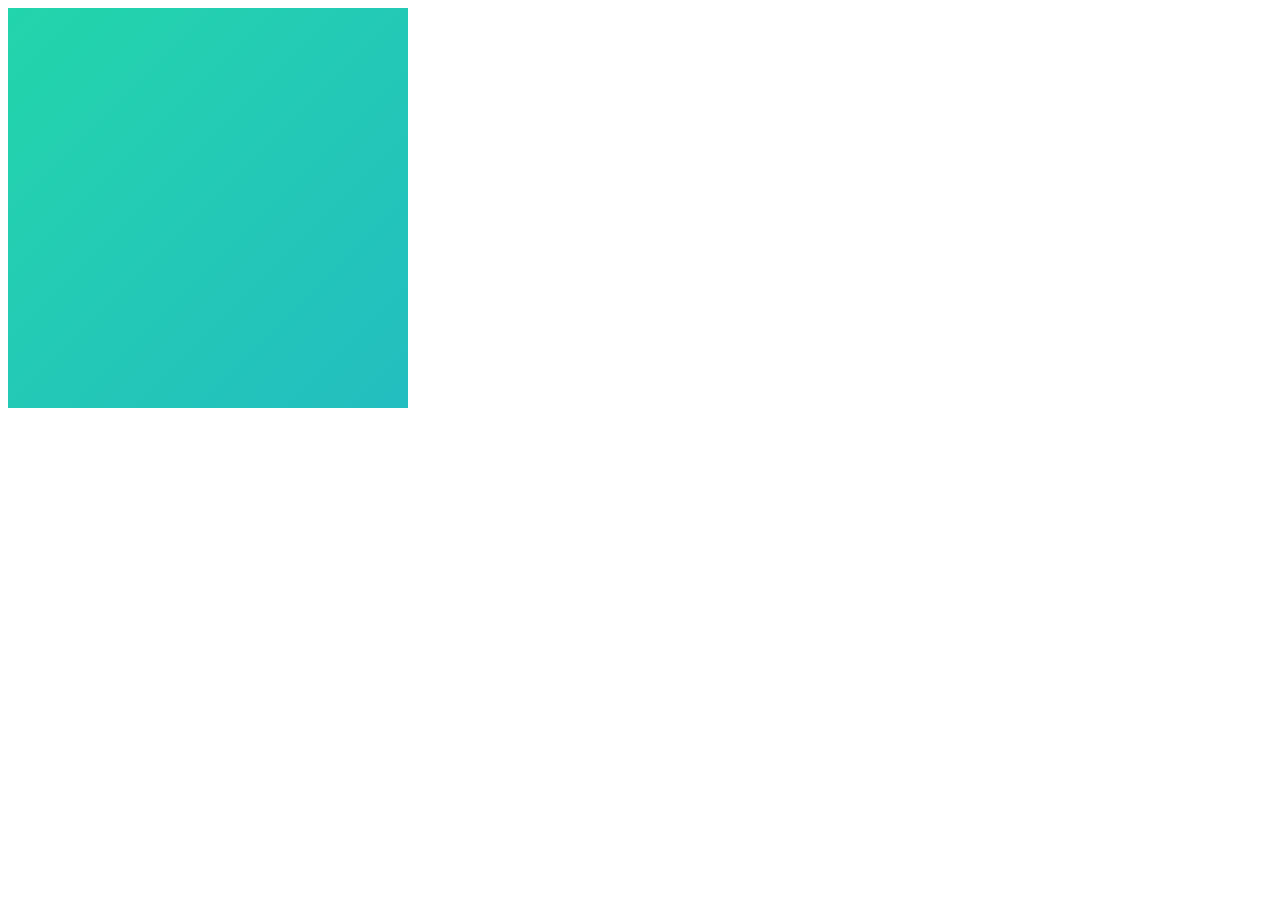
<file: test.html>
<!DOCTYPE html>
<html lang="en">
	<head>
		<style>
			.gradient {
				width: 400px;
				height: 400px;
				background: linear-gradient(-45deg, #ee7752, #e73c7e, #23a6d5, #23d5ab);
				background-size: 600% 600%;
				animation: gradientBG 5s ease infinite;
			}
			@keyframes gradientBG {
				0% {
					background-position: 0% 50%;
				}

				50% {
					background-position: 100% 50%;
				}

				100% {
					background-position: 0% 50%;
				}
			}
		</style>
	</head>
	<body>
		<div class="gradient"></div>
	</body>
</html>
</file>
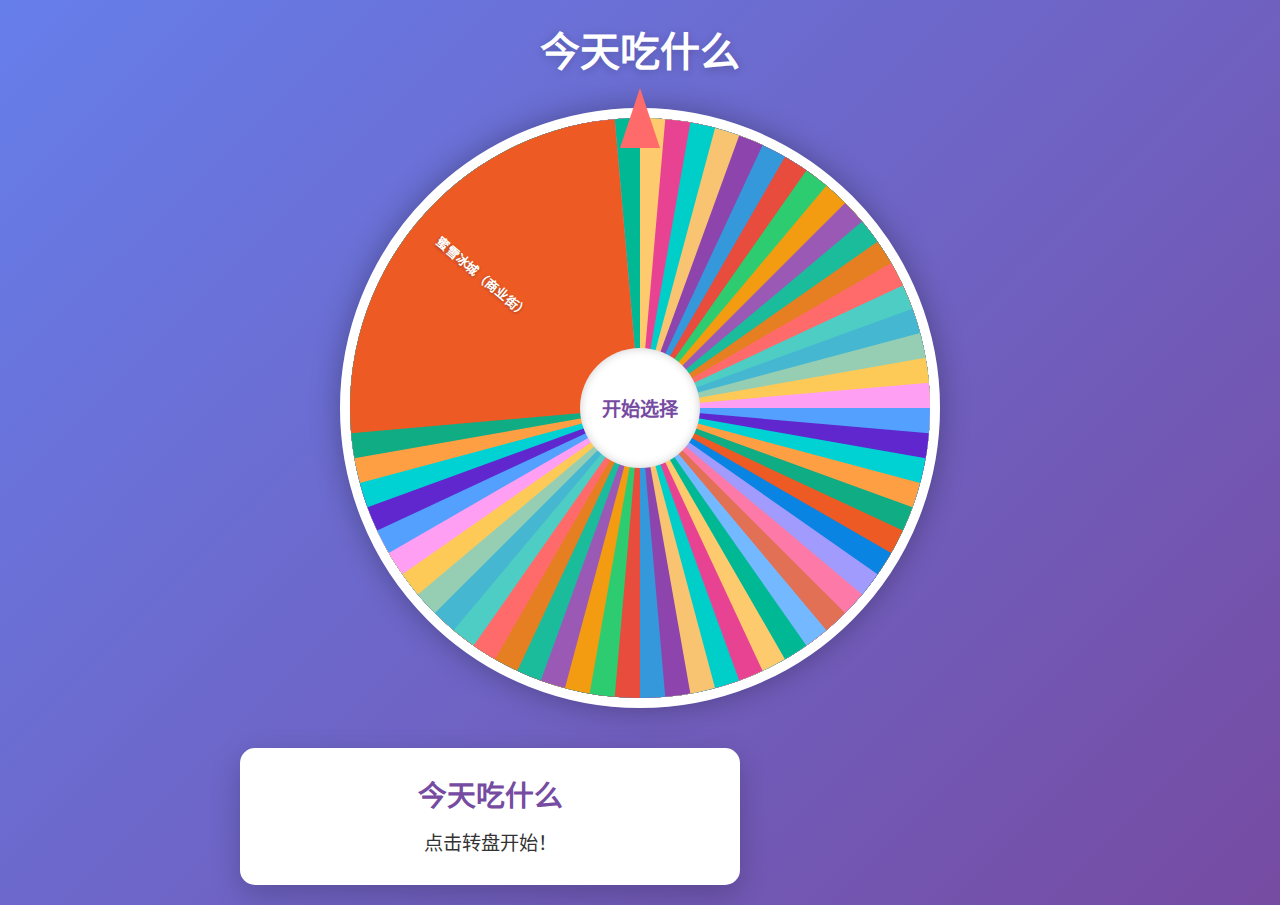
<file: zuanpan.html>
<!DOCTYPE html>
<html lang="zh-CN">
	<head>
		<meta charset="UTF-8">
		<meta name="viewport" content="width=device-width, initial-scale=1.0">
		<title>今天吃什么</title>
		<style>
			* {
				margin: 0;
				padding: 0;
				box-sizing: border-box;
				font-family: 'Arial', 'Microsoft YaHei', sans-serif;
			}

			body {
				background: linear-gradient(135deg, #667eea 0%, #764ba2 100%);
				min-height: 100vh;
				display: flex;
				flex-direction: column;
				justify-content: center;
				align-items: center;
				padding: 20px;
			}

			.container {
				text-align: center;
				max-width: 800px;
				width: 100%;
			}

			h1 {
				color: white;
				margin-bottom: 30px;
				font-size: 2.5rem;
				text-shadow: 0 2px 10px rgba(0, 0, 0, 0.2);
			}

			.转盘-wrapper {
				position: relative;
				width: 100%;
				max-width: 600px;
				margin: 0 auto 40px;
			}

			.转盘 {
				width: 100%;
				height: 100%;
				aspect-ratio: 1/1;
				border-radius: 50%;
				position: relative;
				overflow: hidden;
				border: 10px solid white;
				box-shadow: 0 0 30px rgba(0, 0, 0, 0.3);
				transition: transform 5s cubic-bezier(0.17, 0.67, 0.13, 0.99);
				cursor: pointer;
			}

			.转盘.active {
				animation: spin 5s cubic-bezier(0.17, 0.67, 0.13, 0.99);
			}

			.转盘-section {
				position: absolute;
				width: 50%;
				height: 50%;
				transform-origin: bottom right;
				display: flex;
				justify-content: center;
				align-items: center;
				padding: 20px;
				overflow: hidden;
			}

			.转盘-section span {
				color: white;
				font-weight: bold;
				font-size: 0.8rem;
				text-align: center;
				transform: rotate(45deg);
				width: 120%;
				text-shadow: 0 1px 3px rgba(0, 0, 0, 0.3);
			}

			.转盘-center {
				position: absolute;
				top: 50%;
				left: 50%;
				width: 120px;
				height: 120px;
				border-radius: 50%;
				background: white;
				transform: translate(-50%, -50%);
				display: flex;
				justify-content: center;
				align-items: center;
				font-weight: bold;
				font-size: 1.2rem;
				color: #764ba2;
				cursor: pointer;
				box-shadow: inset 0 0 10px rgba(0, 0, 0, 0.2);
				z-index: 10;
				transition: all 0.3s ease;
			}

			.转盘-center:hover {
				transform: translate(-50%, -50%) scale(1.05);
				box-shadow: inset 0 0 15px rgba(0, 0, 0, 0.3);
			}

			.指针 {
				position: absolute;
				top: -20px;
				left: 50%;
				transform: translateX(-50%);
				width: 40px;
				height: 60px;
				background: #ff6b6b;
				clip-path: polygon(50% 0%, 0% 100%, 100% 100%);
				z-index: 5;
				box-shadow: 0 2px 5px rgba(0, 0, 0, 0.2);
			}

			.result {
				background: white;
				padding: 25px;
				border-radius: 15px;
				box-shadow: 0 10px 30px rgba(0, 0, 0, 0.2);
				margin-top: 20px;
				width: 100%;
				max-width: 500px;
			}

			.result h2 {
				color: #764ba2;
				margin-bottom: 15px;
				font-size: 1.8rem;
			}

			.result p {
				font-size: 1.2rem;
				color: #333;
				line-height: 1.6;
			}

			.店铺列表 {
				background: rgba(255, 255, 255, 0.9);
				padding: 20px;
				border-radius: 10px;
				margin-top: 30px;
				width: 100%;
				max-height: 200px;
				overflow-y: auto;
				box-shadow: 0 5px 15px rgba(0, 0, 0, 0.1);
			}

			.店铺列表 h3 {
				color: #764ba2;
				margin-bottom: 10px;
				text-align: left;
			}

			.店铺-grid {
				display: grid;
				grid-template-columns: repeat(auto-fill, minmax(180px, 1fr));
				gap: 8px;
			}

			.店铺-grid span {
				font-size: 0.85rem;
				color: #555;
				padding: 5px;
				border-radius: 4px;
				background: rgba(118, 75, 162, 0.1);
			}

			@keyframes spin {
				0% {
					transform: rotate(0deg);
				}

				100% {
					transform: rotate(calc(360deg * 5 + var(--random-rotation, 0deg)));
				}
			}

			@keyframes resultFade {
				0% {
					transform: scale(0.95);
					opacity: 0;
				}
				100% {
					transform: scale(1);
					opacity: 1;
				}
			}

			/* 响应式设计 */
			@media (max-width: 768px) {
				h1 {
					font-size: 2rem;
				}

				.转盘-center {
					width: 100px;
					height: 100px;
					font-size: 1rem;
				}

				.result h2 {
					font-size: 1.5rem;
				}

				.result p {
					font-size: 1.1rem;
				}

				.店铺-grid {
					grid-template-columns: repeat(auto-fill, minmax(140px, 1fr));
				}
			}

			@media (max-width: 480px) {
				.转盘-wrapper {
					max-width: 320px;
				}

				.转盘-section span {
					font-size: 0.7rem;
				}

				.店铺-grid {
					grid-template-columns: 1fr 1fr;
				}
			}
		</style>
	</head>
	<body>
		<div class="container">
			<h1>今天吃什么</h1>

			<div class="转盘-wrapper">
				<div class="指针"></div>
				<div class="转盘" id="转盘">
					<!-- 转盘内容将通过JS动态生成 -->
				</div>
				<div class="转盘-center" id="开始按钮">开始选择</div>
			</div>

			<div class="result" id="结果区域">
				<h2>今天吃什么</h2>
				<p>点击转盘开始！</p>
			</div>
		</div>

		<script>
			// 店铺数据
			const 店铺列表 = [
				"关东煮(商业街店)",
				"广式烧腊 (二饭一楼)",
				"鸭屎香手打柠檬茶",
				"甜市糖水   (一饭三楼)",
				"藤原豆腐店(商业街店)",
				"小喜姐炸串（商业街）",
				"老广味餐厅（四饭二楼）",
				"又一村肠粉（商业街）",
				"曾记港式扒饭滑蛋饭(四饭二楼)",
				"囍饭寿司    (一饭二楼)",
				"端州炒饭",
				"面包铺",
				"蒙自源",
				"饭易得（一饭三楼）",
				"沪上阿姨茶瀑布（商业街）",
				"尚滋堡（一饭三楼）",
				"范堡王·现烤汉堡（第三食堂一楼）",
				"来个炒饭（一饭三楼）",
				"校堡贝 (一饭一楼)",
				"煎饺王子（商业街）",
				"塔斯汀中国汉堡（一饭二楼）",
				"老上海粉面云吞水饺 (二饭一楼)",
				"校乐堡·中国汉堡（商业街）",
				"嘉美乐面包蛋糕（商业街）",
				"客兴源大众餐(二饭一楼)",
				"湛记大众餐 (三饭一楼)",
				"土豆泥拌饭·毎日特价   (一饭二楼)",
				"咕嘟花小甲   (一饭三楼)",
				"衢州鸭头（商业街）",
				"钵钵鸡卤肉卷(商业街店)",
				"潮味鲜（有粿条、面、饭）（三饭一楼）",
				"鲜享食呈水果捞（商业街）",
				"港式烧腊 (三饭一楼)",
				"石仔巷葡式滑蛋饭   (一饭三楼)",
				"肯德基",
				"FU+牛肉饭   (一饭三楼)",
				"手工兰州拉面（四饭二楼)",
				"大师兄三拼饭（二饭一楼）",
				"港式烧腊  (四饭二楼)",
				"老港记烧腊   (一饭三楼)",
				"老上海云吞粉面（商业街）",
				"何氏特色炒粉生滚粥（商业街）",
				"过桥米线（一饭三楼）",
				"一口鲜小碗菜，南昌拌粉(三饭一楼)",
				"沙县小吃 (三饭一楼)",
				"粉面世家   (一饭二楼)",
				"水果捞（二饭一楼）",
				"粤香小厨（二饭一楼）",
				"朱家小馆羊杂面（商业街）",
				"肉酱盖码饭?好吃下饭（二饭一楼）",
				"三河里麻辣香锅、麻辣烫   (二饭一楼)",
				"巴比早餐店",
				"云吞，粉面，汤饭（四饭二楼）",
				"柳州螺蛳粉（四饭二楼）",
				"啫啫煲仔饭",
				"太哼冰室（商业街）",
				"隆江猪脚饭（一饭二楼）",
				"隆江猪脚饭 (二饭一楼)",
				"蒸鲜生-粤式小碟菜(一饭3楼）",
				"悦轻荷轻食减脂餐（三饭一楼）",
				"排骨饭（一饭三楼）",
				"赣味小炒(现点现炒，好吃又下饭)(第三饭堂)",
				"牛杂面  特色炸串 饭团(三饭一楼)",
				"莫夫子 （扒饭、焗饭、意面）（一饭三楼）",
				"华记美食 (三饭一楼)店内设有早餐",
				"一口鲜南昌拌粉，瓦罐汤（三饭一楼）",
				"麻香记—-麻辣烫&香锅（三饭一楼）",
				"状元鸡公煲（商业街）",
				"大众餐小炒 (三饭一楼)",
				"千百味拉面 （每日特价）（一饭二楼）",
				"豆花四果汤（一饭三楼）",
				"蜜雪冰城（商业街）"
			];

			// 生成漂亮的颜色数组
			const 颜色数组 = [
				'#FF6B6B', '#4ECDC4', '#45B7D1', '#96CEB4', '#FECA57',
				'#FF9FF3', '#54A0FF', '#5F27CD', '#00D2D3', '#FF9F43',
				'#10AC84', '#EE5A24', '#0984E3', '#A29BFE', '#FD79A8',
				'#E17055', '#74B9FF', '#00B894', '#FDCB6E', '#E84393',
				'#00CEC9', '#F8C471', '#8E44AD', '#3498DB', '#E74C3C',
				'#2ECC71', '#F39C12', '#9B59B6', '#1ABC9C', '#E67E22'
			];

			const 转盘 = document.getElementById('转盘');
			const 开始按钮 = document.getElementById('开始按钮');
			const 结果区域 = document.getElementById('结果区域');

			let isSpinning = false;
			let 当前角度 = 0;

			// 初始化转盘
			function 初始化转盘() {
				// 清空转盘
				转盘.innerHTML = '';

				// 计算每个扇区的角度
				const 扇区数量 = 店铺列表.length;
				const 每个扇区角度 = 360 / 扇区数量;

				// 创建每个扇区
				店铺列表.forEach((店铺, 索引) => {
					const 扇区 = document.createElement('div');
					扇区.className = '转盘-section';

					// 计算扇区的旋转角度
					const 旋转角度 = 索引 * 每个扇区角度;
					扇区.style.transform = `rotate(${旋转角度}deg)`;

					// 设置扇区背景色（循环使用颜色数组）
					const 颜色索引 = 索引 % 颜色数组.length;
					扇区.style.background = 颜色数组[颜色索引];

					// 创建扇区文本
					const 文本 = document.createElement('span');
					文本.textContent = 店铺;
					扇区.appendChild(文本);

					转盘.appendChild(扇区);
				});
			}


			// 旋转转盘
			function 旋转转盘() {
				if (isSpinning) return;

				isSpinning = true;
				开始按钮.textContent = '旋转中...';

				// 生成随机旋转角度（5-10圈之间）
				const 随机圈数 = 5 + Math.random() * 5;
				const 随机角度 = Math.random() * 360;
				const 总旋转角度 = 随机圈数 * 360 + 随机角度;

				// 设置CSS变量
				转盘.style.setProperty('--random-rotation', `${总旋转角度}deg`);

				// 添加旋转类
				转盘.classList.add('active');

				// 旋转结束后计算结果
				setTimeout(() => {
					计算结果(总旋转角度);
					isSpinning = false;
					开始按钮.textContent = '再次选择';
					转盘.classList.remove('active');
					// 更新当前角度（取模360以保持在0-360范围内）
					当前角度 = (当前角度 + 总旋转角度) % 360;
				}, 5000); // 与CSS动画时间一致
			}

			// 计算旋转结果
			function 计算结果(旋转角度) {
				// 计算最终角度（相对于初始位置）
				const 最终角度 = (当前角度 + 旋转角度) % 360;
				// 计算指向的扇区索引
				const 扇区数量 = 店铺列表.length;
				const 每个扇区角度 = 360 / 扇区数量;
				// 调整角度，使指针指向扇区中心（指针在顶部，所以需要减去90度）
				const 调整后角度 = (最终角度 + 90) % 360;
				const 选中索引 = Math.floor(调整后角度 / 每个扇区角度) % 扇区数量;

				// 获取选中的店铺
				const 选中店铺 = 店铺列表[选中索引];

				// 更新结果区域
				结果区域.innerHTML = `
					<h2>今日推荐</h2>
					<p>恭喜你中大奖了！今天吃 <strong>${选中店铺}</strong> ！</p>
				`;

				// 添加结果动画效果
				结果区域.style.animation = 'none';
				结果区域.offsetHeight; // 触发重绘
				结果区域.style.animation = 'resultFade 0.5s ease-out';
			}

			// 绑定点击事件
			开始按钮.addEventListener('click', 旋转转盘);
			转盘.addEventListener('click', 旋转转盘);

			// 初始化转盘
			初始化转盘();
		</script>
	</body>
</html>
</file>
